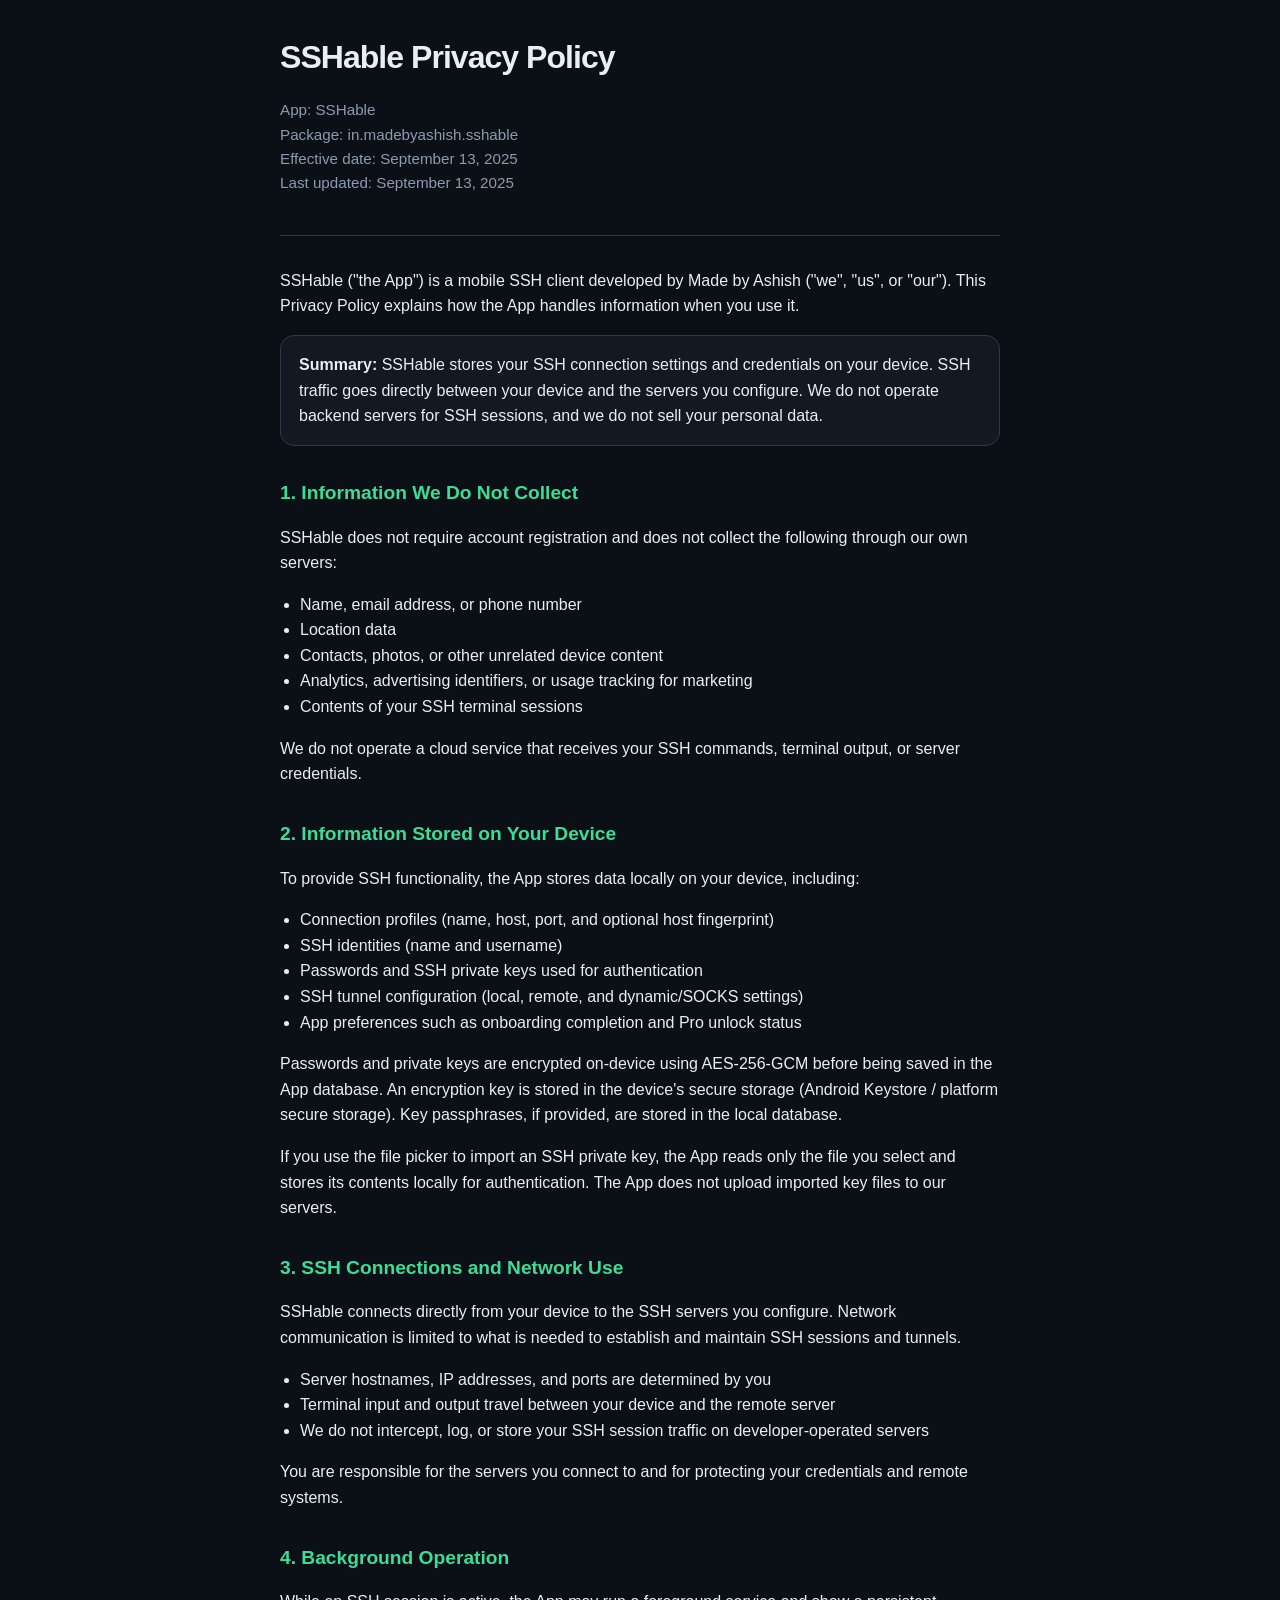
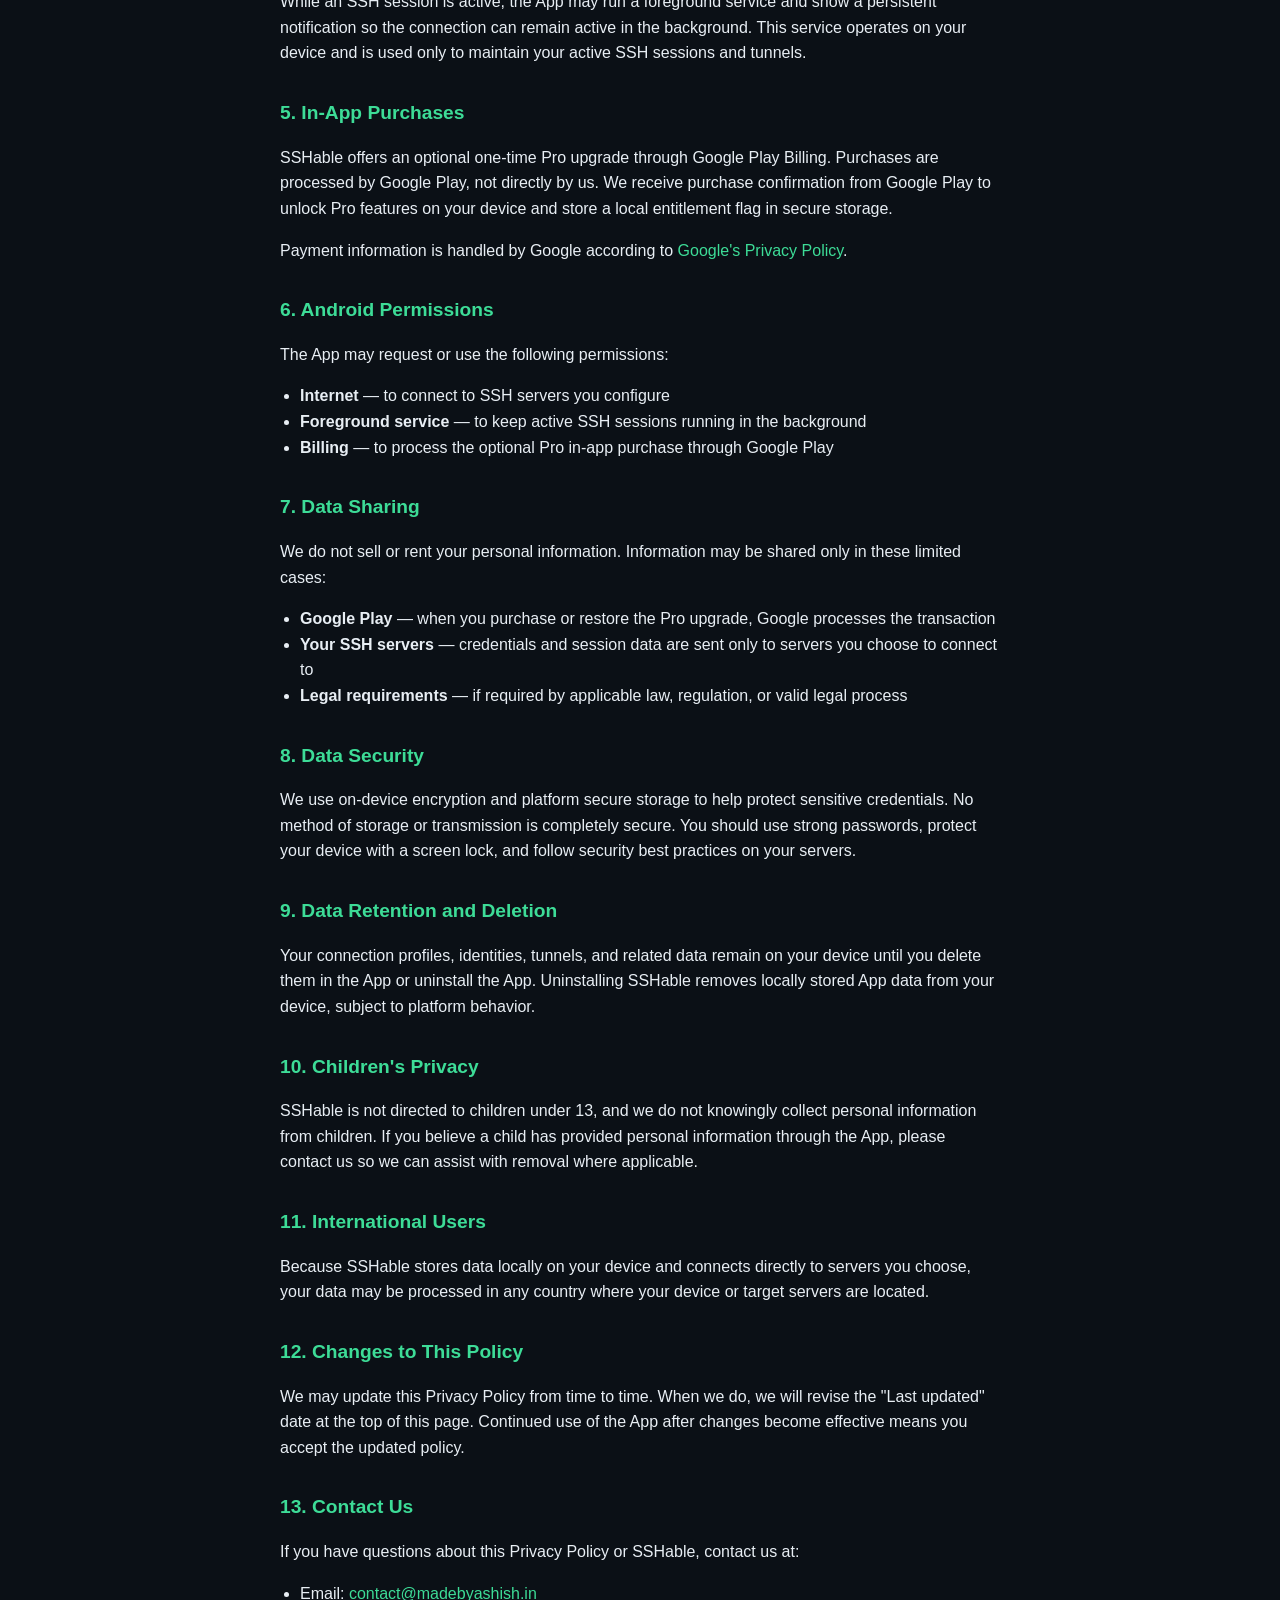
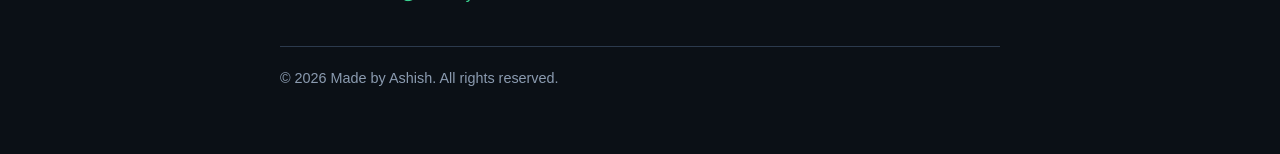
<file: in.madbyashish.sshable/privacy.html>
<!DOCTYPE html>
<html lang="en">
<head>
  <meta charset="utf-8">
  <meta name="viewport" content="width=device-width, initial-scale=1">
  <title>SSHable Privacy Policy</title>
  <style>
    :root {
      color-scheme: dark;
      --bg: #0b1016;
      --surface: #121922;
      --text: #e8eef4;
      --muted: #8b9bb0;
      --accent: #3ddc97;
      --border: #2c3a4d;
    }

    * {
      box-sizing: border-box;
    }

    body {
      margin: 0;
      font-family: -apple-system, BlinkMacSystemFont, "Segoe UI", Roboto, Helvetica, Arial, sans-serif;
      background: var(--bg);
      color: var(--text);
      line-height: 1.6;
    }

    main {
      max-width: 760px;
      margin: 0 auto;
      padding: 32px 20px 64px;
    }

    header {
      margin-bottom: 32px;
      padding-bottom: 24px;
      border-bottom: 1px solid var(--border);
    }

    h1 {
      margin: 0 0 8px;
      font-size: 2rem;
      letter-spacing: -0.03em;
    }

    .meta {
      color: var(--muted);
      font-size: 0.95rem;
    }

    h2 {
      margin: 32px 0 12px;
      font-size: 1.2rem;
      color: var(--accent);
    }

    p, li {
      color: var(--text);
    }

    ul {
      padding-left: 1.25rem;
    }

    a {
      color: var(--accent);
      text-decoration: none;
    }

    a:hover {
      text-decoration: underline;
    }

    .card {
      background: var(--surface);
      border: 1px solid var(--border);
      border-radius: 14px;
      padding: 16px 18px;
      margin: 16px 0;
    }

    footer {
      margin-top: 40px;
      padding-top: 20px;
      border-top: 1px solid var(--border);
      color: var(--muted);
      font-size: 0.9rem;
    }
  </style>
</head>
<body>
  <main>
    <header>
      <h1>SSHable Privacy Policy</h1>
      <p class="meta">
        App: SSHable<br>
        Package: in.madebyashish.sshable<br>
        Effective date: September 13, 2025<br>
        Last updated: September 13, 2025
      </p>
    </header>

    <p>
      SSHable ("the App") is a mobile SSH client developed by Made by Ashish ("we", "us", or "our").
      This Privacy Policy explains how the App handles information when you use it.
    </p>

    <div class="card">
      <strong>Summary:</strong> SSHable stores your SSH connection settings and credentials on your device.
      SSH traffic goes directly between your device and the servers you configure. We do not operate backend
      servers for SSH sessions, and we do not sell your personal data.
    </div>

    <h2>1. Information We Do Not Collect</h2>
    <p>SSHable does not require account registration and does not collect the following through our own servers:</p>
    <ul>
      <li>Name, email address, or phone number</li>
      <li>Location data</li>
      <li>Contacts, photos, or other unrelated device content</li>
      <li>Analytics, advertising identifiers, or usage tracking for marketing</li>
      <li>Contents of your SSH terminal sessions</li>
    </ul>
    <p>
      We do not operate a cloud service that receives your SSH commands, terminal output, or server credentials.
    </p>

    <h2>2. Information Stored on Your Device</h2>
    <p>
      To provide SSH functionality, the App stores data locally on your device, including:
    </p>
    <ul>
      <li>Connection profiles (name, host, port, and optional host fingerprint)</li>
      <li>SSH identities (name and username)</li>
      <li>Passwords and SSH private keys used for authentication</li>
      <li>SSH tunnel configuration (local, remote, and dynamic/SOCKS settings)</li>
      <li>App preferences such as onboarding completion and Pro unlock status</li>
    </ul>
    <p>
      Passwords and private keys are encrypted on-device using AES-256-GCM before being saved in the App database.
      An encryption key is stored in the device's secure storage (Android Keystore / platform secure storage).
      Key passphrases, if provided, are stored in the local database.
    </p>
    <p>
      If you use the file picker to import an SSH private key, the App reads only the file you select and stores
      its contents locally for authentication. The App does not upload imported key files to our servers.
    </p>

    <h2>3. SSH Connections and Network Use</h2>
    <p>
      SSHable connects directly from your device to the SSH servers you configure. Network communication is
      limited to what is needed to establish and maintain SSH sessions and tunnels.
    </p>
    <ul>
      <li>Server hostnames, IP addresses, and ports are determined by you</li>
      <li>Terminal input and output travel between your device and the remote server</li>
      <li>We do not intercept, log, or store your SSH session traffic on developer-operated servers</li>
    </ul>
    <p>
      You are responsible for the servers you connect to and for protecting your credentials and remote systems.
    </p>

    <h2>4. Background Operation</h2>
    <p>
      While an SSH session is active, the App may run a foreground service and show a persistent notification
      so the connection can remain active in the background. This service operates on your device and is used
      only to maintain your active SSH sessions and tunnels.
    </p>

    <h2>5. In-App Purchases</h2>
    <p>
      SSHable offers an optional one-time Pro upgrade through Google Play Billing. Purchases are processed by
      Google Play, not directly by us. We receive purchase confirmation from Google Play to unlock Pro features
      on your device and store a local entitlement flag in secure storage.
    </p>
    <p>
      Payment information is handled by Google according to
      <a href="https://policies.google.com/privacy" rel="noopener noreferrer">Google's Privacy Policy</a>.
    </p>

    <h2>6. Android Permissions</h2>
    <p>The App may request or use the following permissions:</p>
    <ul>
      <li><strong>Internet</strong> — to connect to SSH servers you configure</li>
      <li><strong>Foreground service</strong> — to keep active SSH sessions running in the background</li>
      <li><strong>Billing</strong> — to process the optional Pro in-app purchase through Google Play</li>
    </ul>

    <h2>7. Data Sharing</h2>
    <p>We do not sell or rent your personal information. Information may be shared only in these limited cases:</p>
    <ul>
      <li>
        <strong>Google Play</strong> — when you purchase or restore the Pro upgrade, Google processes the transaction
      </li>
      <li>
        <strong>Your SSH servers</strong> — credentials and session data are sent only to servers you choose to connect to
      </li>
      <li>
        <strong>Legal requirements</strong> — if required by applicable law, regulation, or valid legal process
      </li>
    </ul>

    <h2>8. Data Security</h2>
    <p>
      We use on-device encryption and platform secure storage to help protect sensitive credentials. No method of
      storage or transmission is completely secure. You should use strong passwords, protect your device with a
      screen lock, and follow security best practices on your servers.
    </p>

    <h2>9. Data Retention and Deletion</h2>
    <p>
      Your connection profiles, identities, tunnels, and related data remain on your device until you delete them
      in the App or uninstall the App. Uninstalling SSHable removes locally stored App data from your device,
      subject to platform behavior.
    </p>

    <h2>10. Children's Privacy</h2>
    <p>
      SSHable is not directed to children under 13, and we do not knowingly collect personal information from
      children. If you believe a child has provided personal information through the App, please contact us so we
      can assist with removal where applicable.
    </p>

    <h2>11. International Users</h2>
    <p>
      Because SSHable stores data locally on your device and connects directly to servers you choose, your data
      may be processed in any country where your device or target servers are located.
    </p>

    <h2>12. Changes to This Policy</h2>
    <p>
      We may update this Privacy Policy from time to time. When we do, we will revise the "Last updated" date at
      the top of this page. Continued use of the App after changes become effective means you accept the updated
      policy.
    </p>

    <h2>13. Contact Us</h2>
    <p>
      If you have questions about this Privacy Policy or SSHable, contact us at:
    </p>
    <ul>
      <li>Email: <a href="mailto:sayhello@madebyashish.in">contact@madebyashish.in</a></li>
    </ul>

    <footer>
      &copy; 2026 Made by Ashish. All rights reserved.
    </footer>
  </main>
</body>
</html>
</file>
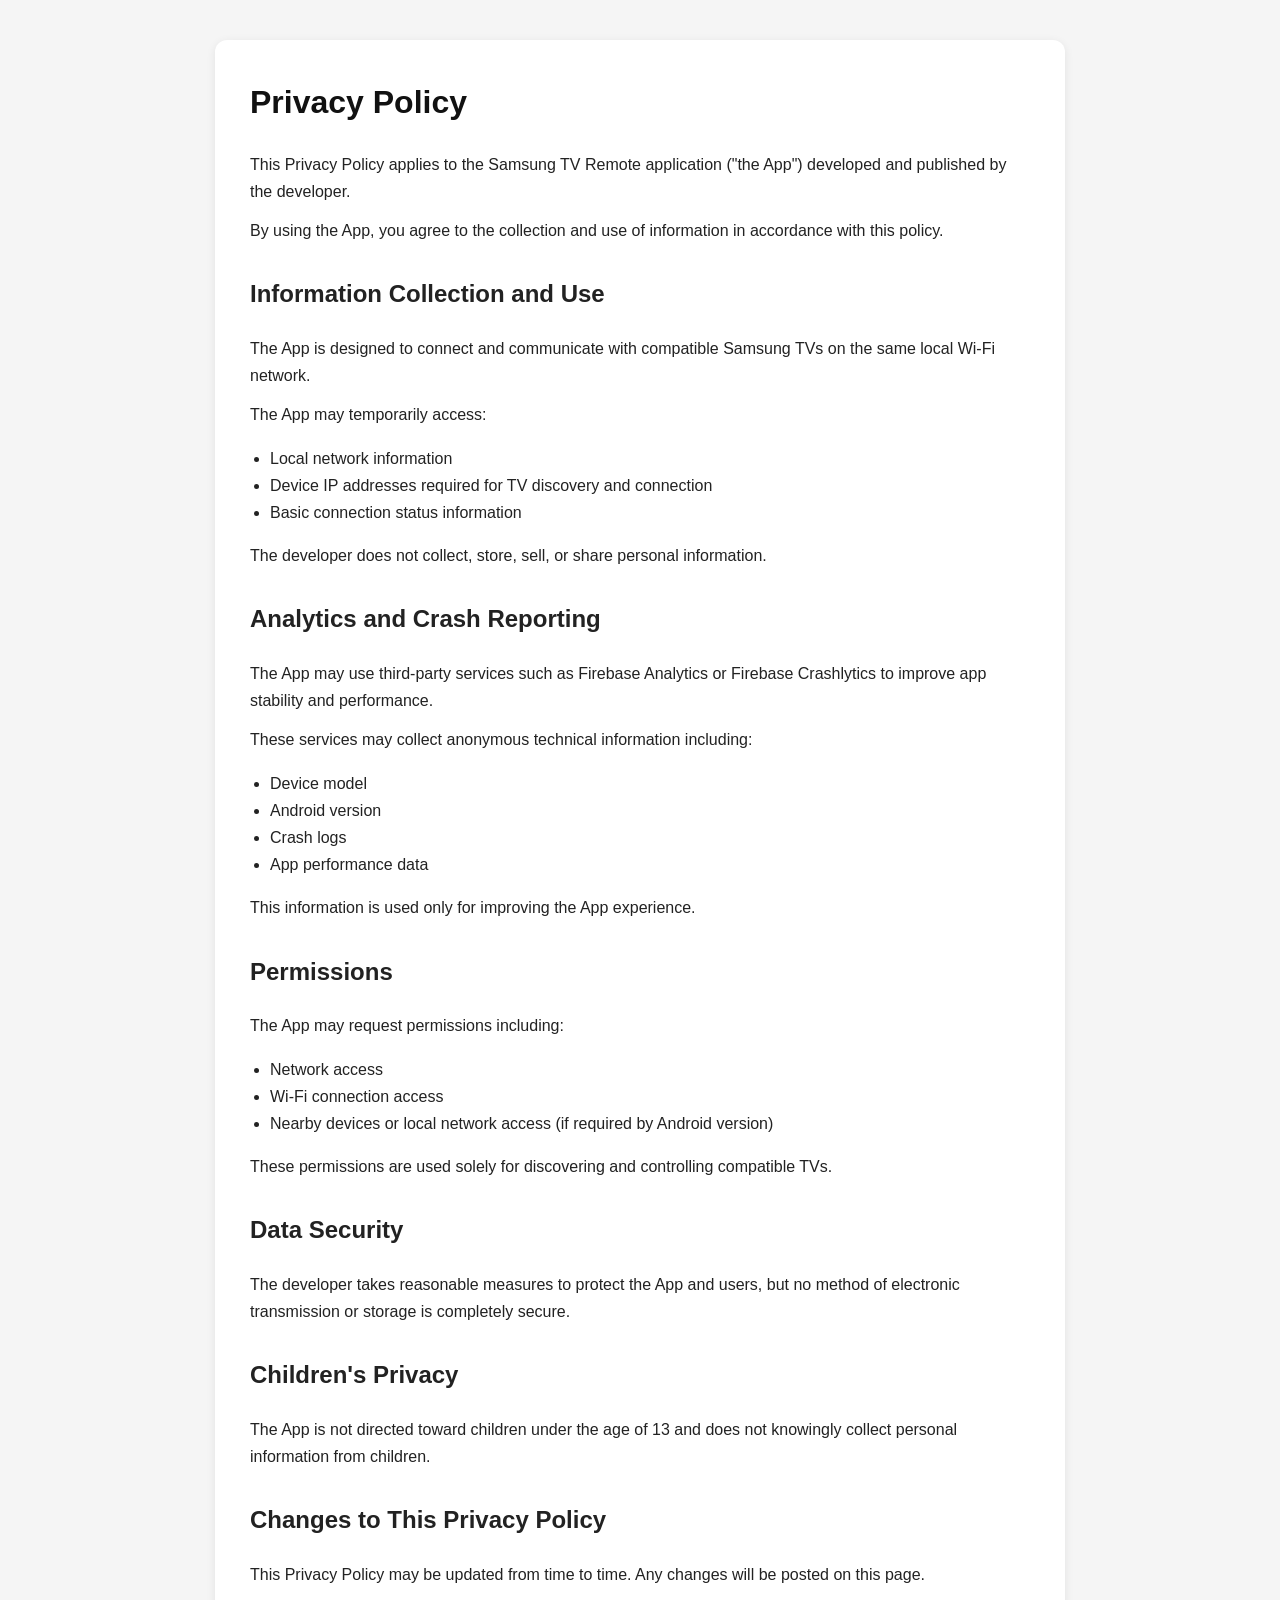
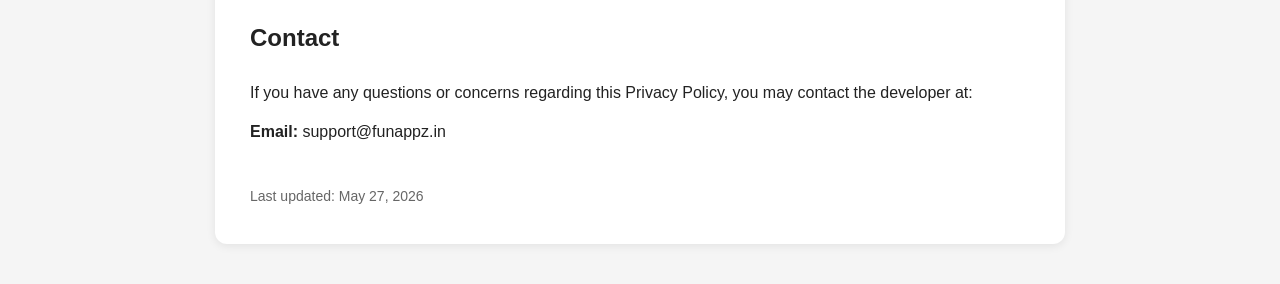
<file: samsungtvremote/privacy-policy.html>
<!DOCTYPE html>
<html lang="en">
<head>
  <meta charset="UTF-8" />
  <meta name="viewport" content="width=device-width, initial-scale=1.0" />
  <title>Privacy Policy</title>

  <style>
    body {
      font-family: Arial, sans-serif;
      line-height: 1.7;
      max-width: 850px;
      margin: auto;
      padding: 40px 20px;
      background: #f5f5f5;
      color: #222;
    }

    .container {
      background: white;
      padding: 35px;
      border-radius: 12px;
      box-shadow: 0 2px 10px rgba(0,0,0,0.08);
    }

    h1 {
      margin-top: 0;
      color: #111;
    }

    h2 {
      margin-top: 30px;
      color: #222;
    }

    p {
      margin: 12px 0;
    }

    ul {
      padding-left: 20px;
    }

    footer {
      margin-top: 40px;
      font-size: 14px;
      color: #666;
    }

    a {
      color: #0b57d0;
      text-decoration: none;
    }

    a:hover {
      text-decoration: underline;
    }
  </style>
</head>
<body>

  <div class="container">

    <h1>Privacy Policy</h1>

    <p>
      This Privacy Policy applies to the Samsung TV Remote application
      ("the App") developed and published by the developer.
    </p>

    <p>
      By using the App, you agree to the collection and use of information
      in accordance with this policy.
    </p>

    <h2>Information Collection and Use</h2>

    <p>
      The App is designed to connect and communicate with compatible Samsung TVs
      on the same local Wi-Fi network.
    </p>

    <p>
      The App may temporarily access:
    </p>

    <ul>
      <li>Local network information</li>
      <li>Device IP addresses required for TV discovery and connection</li>
      <li>Basic connection status information</li>
    </ul>

    <p>
      The developer does not collect, store, sell, or share personal information.
    </p>

    <h2>Analytics and Crash Reporting</h2>

    <p>
      The App may use third-party services such as Firebase Analytics or
      Firebase Crashlytics to improve app stability and performance.
    </p>

    <p>
      These services may collect anonymous technical information including:
    </p>

    <ul>
      <li>Device model</li>
      <li>Android version</li>
      <li>Crash logs</li>
      <li>App performance data</li>
    </ul>

    <p>
      This information is used only for improving the App experience.
    </p>

    <h2>Permissions</h2>

    <p>
      The App may request permissions including:
    </p>

    <ul>
      <li>Network access</li>
      <li>Wi-Fi connection access</li>
      <li>Nearby devices or local network access (if required by Android version)</li>
    </ul>

    <p>
      These permissions are used solely for discovering and controlling
      compatible TVs.
    </p>

    <h2>Data Security</h2>

    <p>
      The developer takes reasonable measures to protect the App and users,
      but no method of electronic transmission or storage is completely secure.
    </p>

    <h2>Children's Privacy</h2>

    <p>
      The App is not directed toward children under the age of 13 and does not
      knowingly collect personal information from children.
    </p>

    <h2>Changes to This Privacy Policy</h2>

    <p>
      This Privacy Policy may be updated from time to time.
      Any changes will be posted on this page.
    </p>

    <h2>Contact</h2>

    <p>
      If you have any questions or concerns regarding this Privacy Policy,
      you may contact the developer at:
    </p>

    <p>
      <strong>Email:</strong>
      support@funappz.in
    </p>

    <footer>
      Last updated: May 27, 2026
    </footer>

  </div>

</body>
</html>
</file>
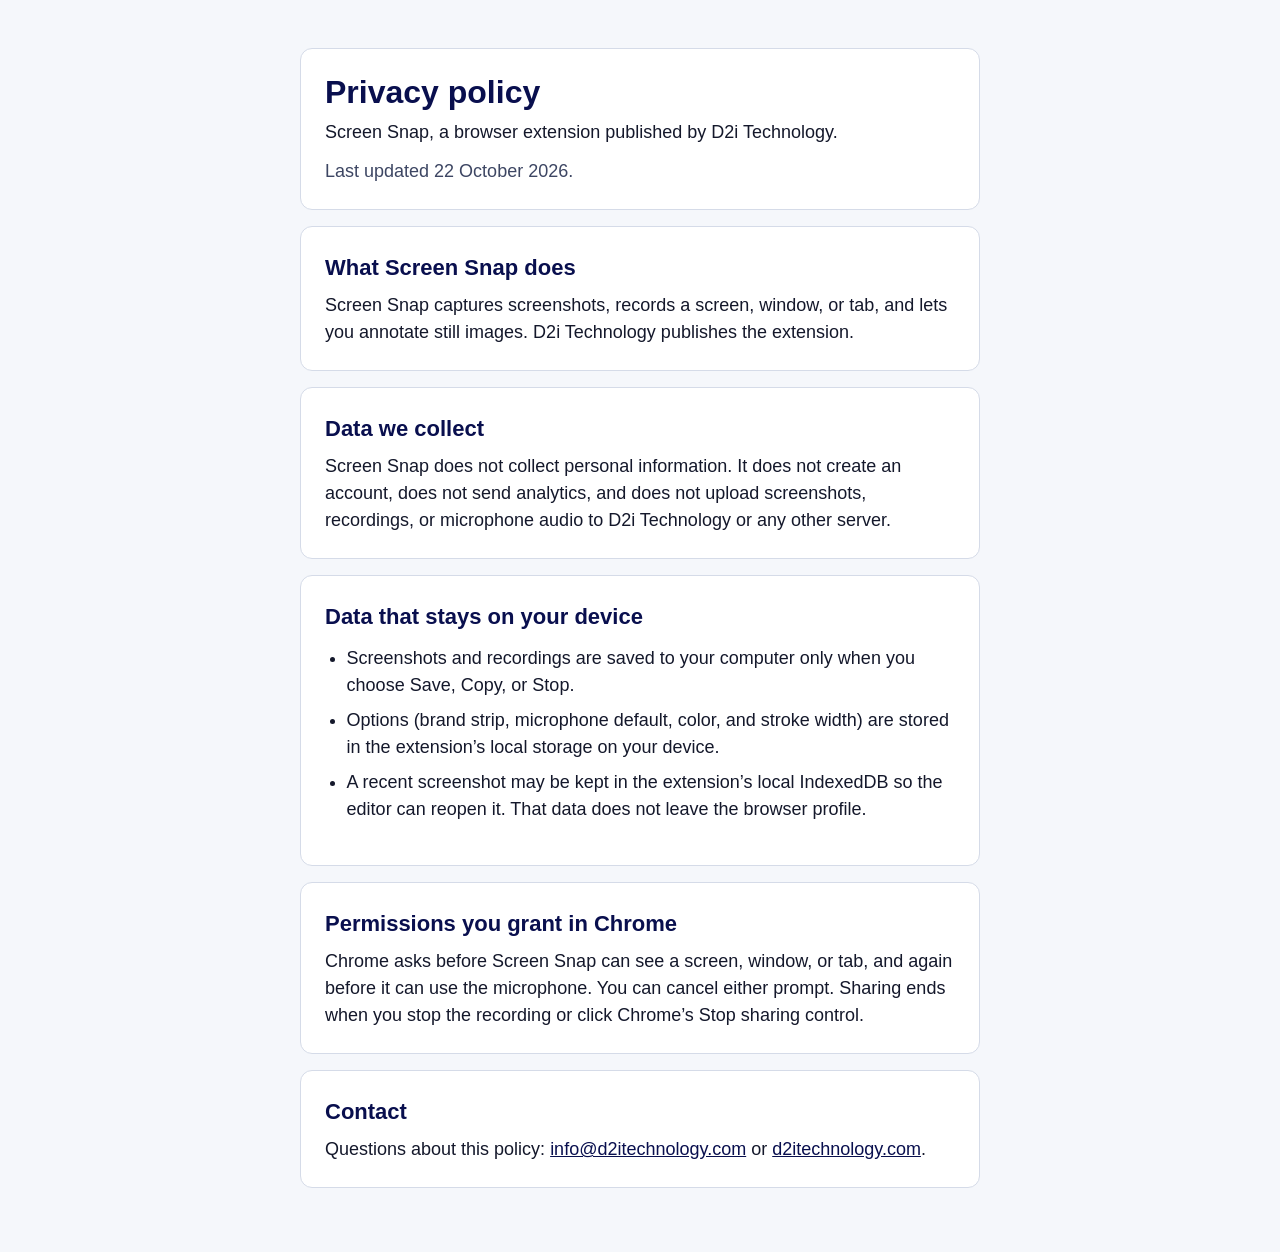
<file: screensnap/privacy.html>
<!doctype html>
<html lang="en">
  <head>
    <meta charset="utf-8" />
    <meta name="viewport" content="width=device-width, initial-scale=1" />
    <title>Privacy policy — Screen Snap</title>
    <meta name="description" content="Privacy policy for the Screen Snap browser extension, published by D2i Technology." />
    <style>
      :root {
        color-scheme: light;
        --navy: #090f4e;
        --ink: #14182b;
        --muted: #3d4663;
        --paper: #f5f7fb;
        --white: #ffffff;
        --line: #d5dbe8;
        --focus: #b45309;
      }
      * { box-sizing: border-box; }
      body {
        margin: 0;
        background: var(--paper);
        color: var(--ink);
        font: 18px/1.5 Arial, sans-serif;
      }
      main {
        max-width: 720px;
        margin: 0 auto;
        padding: 48px 20px 64px;
      }
      header, section {
        background: var(--white);
        border: 1px solid var(--line);
        border-radius: 12px;
        padding: 24px;
      }
      header { margin-bottom: 16px; }
      section + section { margin-top: 16px; }
      h1 { margin: 0 0 8px; font-size: 32px; line-height: 1.2; color: var(--navy); }
      h2 { margin: 0 0 8px; font-size: 22px; color: var(--navy); }
      p, li { margin: 0; }
      p + p, ul { margin-top: 12px; }
      ul { padding-left: 1.2em; }
      li + li { margin-top: 8px; }
      a { color: var(--navy); }
      .meta { color: var(--muted); margin-top: 12px; }
      :focus-visible { outline: 3px solid var(--focus); outline-offset: 2px; }
    </style>
  </head>
  <body>
    <main>
      <header>
        <h1>Privacy policy</h1>
        <p>Screen Snap, a browser extension published by D2i Technology.</p>
        <p class="meta">Last updated 22 October 2026.</p>
      </header>

      <section>
        <h2>What Screen Snap does</h2>
        <p>Screen Snap captures screenshots, records a screen, window, or tab, and lets you annotate still images. D2i Technology publishes the extension.</p>
      </section>

      <section>
        <h2>Data we collect</h2>
        <p>Screen Snap does not collect personal information. It does not create an account, does not send analytics, and does not upload screenshots, recordings, or microphone audio to D2i Technology or any other server.</p>
      </section>

      <section>
        <h2>Data that stays on your device</h2>
        <ul>
          <li>Screenshots and recordings are saved to your computer only when you choose Save, Copy, or Stop.</li>
          <li>Options (brand strip, microphone default, color, and stroke width) are stored in the extension’s local storage on your device.</li>
          <li>A recent screenshot may be kept in the extension’s local IndexedDB so the editor can reopen it. That data does not leave the browser profile.</li>
        </ul>
      </section>

      <section>
        <h2>Permissions you grant in Chrome</h2>
        <p>Chrome asks before Screen Snap can see a screen, window, or tab, and again before it can use the microphone. You can cancel either prompt. Sharing ends when you stop the recording or click Chrome’s Stop sharing control.</p>
      </section>

      <section>
        <h2>Contact</h2>
        <p>Questions about this policy: <a href="mailto:info@d2itechnology.com">info@d2itechnology.com</a> or <a href="https://d2itechnology.com/">d2itechnology.com</a>.</p>
      </section>
    </main>
  </body>
</html>
</file>
